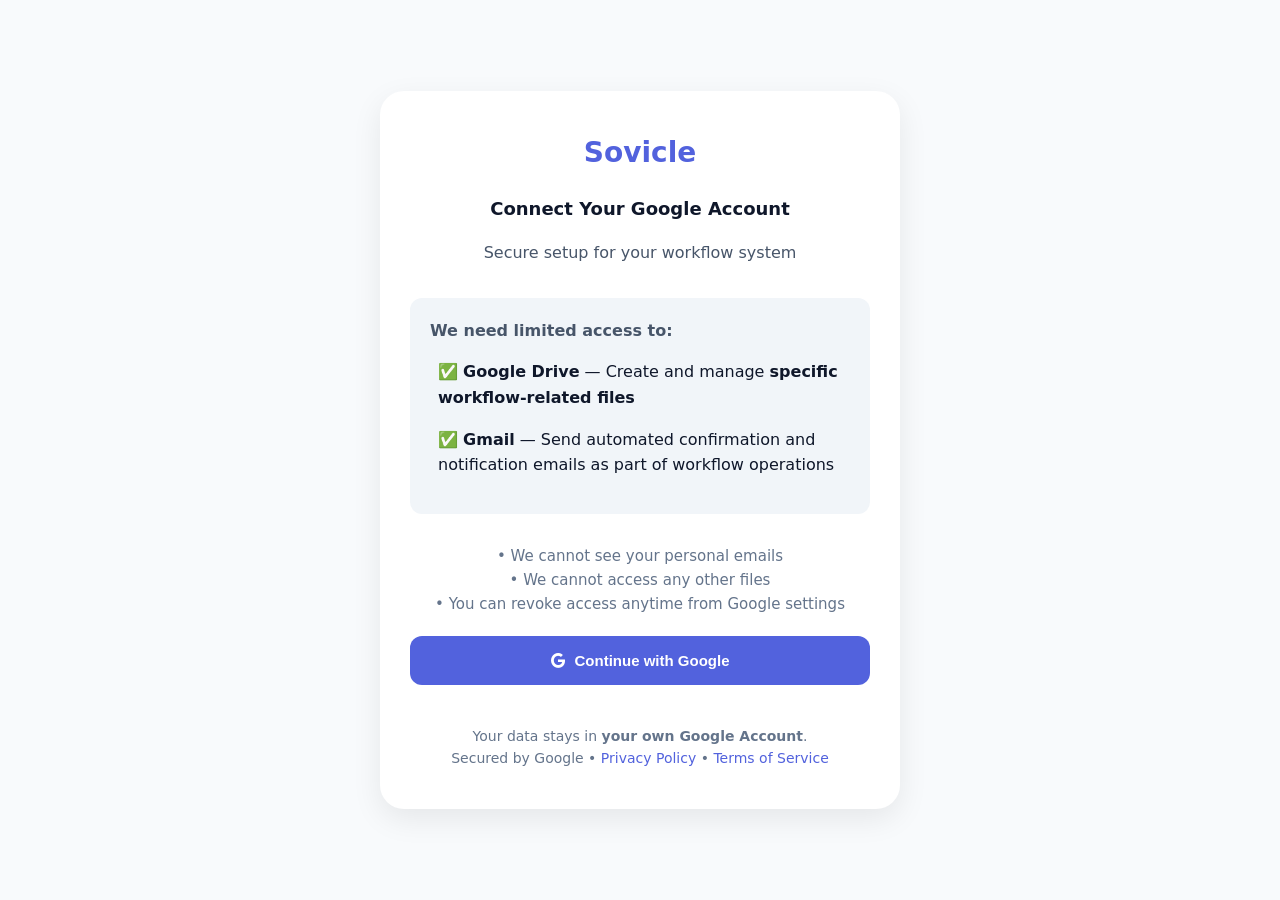
<file: connect-google/index.html>
<!DOCTYPE html>
<html lang="en">
<head>
  <meta charset="UTF-8">
  <meta name="viewport" content="width=device-width, initial-scale=1.0">
  <title>Sovicle - Connect Google Account</title>
  <link rel="stylesheet" href="https://cdnjs.cloudflare.com/ajax/libs/font-awesome/6.5.2/css/all.min.css">
  <link rel="stylesheet" href="style.css">
  <link rel="icon" type="image/png" href="favicon.png">
</head>
<body>
  <div class="container">
    <div class="logo">Sovicle</div>
    
    <h1>Connect Your Google Account</h1>
    <p class="subtitle">Secure setup for your workflow system</p>

    <div class="info-box">
      <p><strong>We need limited access to:</strong></p>
      
      <div class="permission">
        ✅ <strong>Google Drive</strong> — Create and manage <strong>specific workflow-related files</strong>
      </div>
      <div class="permission">
        ✅ <strong>Gmail</strong> — Send automated confirmation and notification emails as part of workflow operations
      </div>
    </div>

    <p style="color:#64748b; font-size:15px;">
      • We cannot see your personal emails<br>
      • We cannot access any other files<br>
      • You can revoke access anytime from Google settings
    </p>

    <button onclick="connect()" class="btn">
      <i class="fab fa-google"></i>
      Continue with Google
    </button>

    <div class="trust">
      Your data stays in <strong>your own Google Account</strong>.<br>
      Secured by Google • 
      <a href="https://sovicle.com/privacy-policy">Privacy Policy</a> • 
      <a href="https://sovicle.com/terms">Terms of Service</a>
    </div>
  </div>
</body>
  <script src="script.js"></script>

</html>
</file>
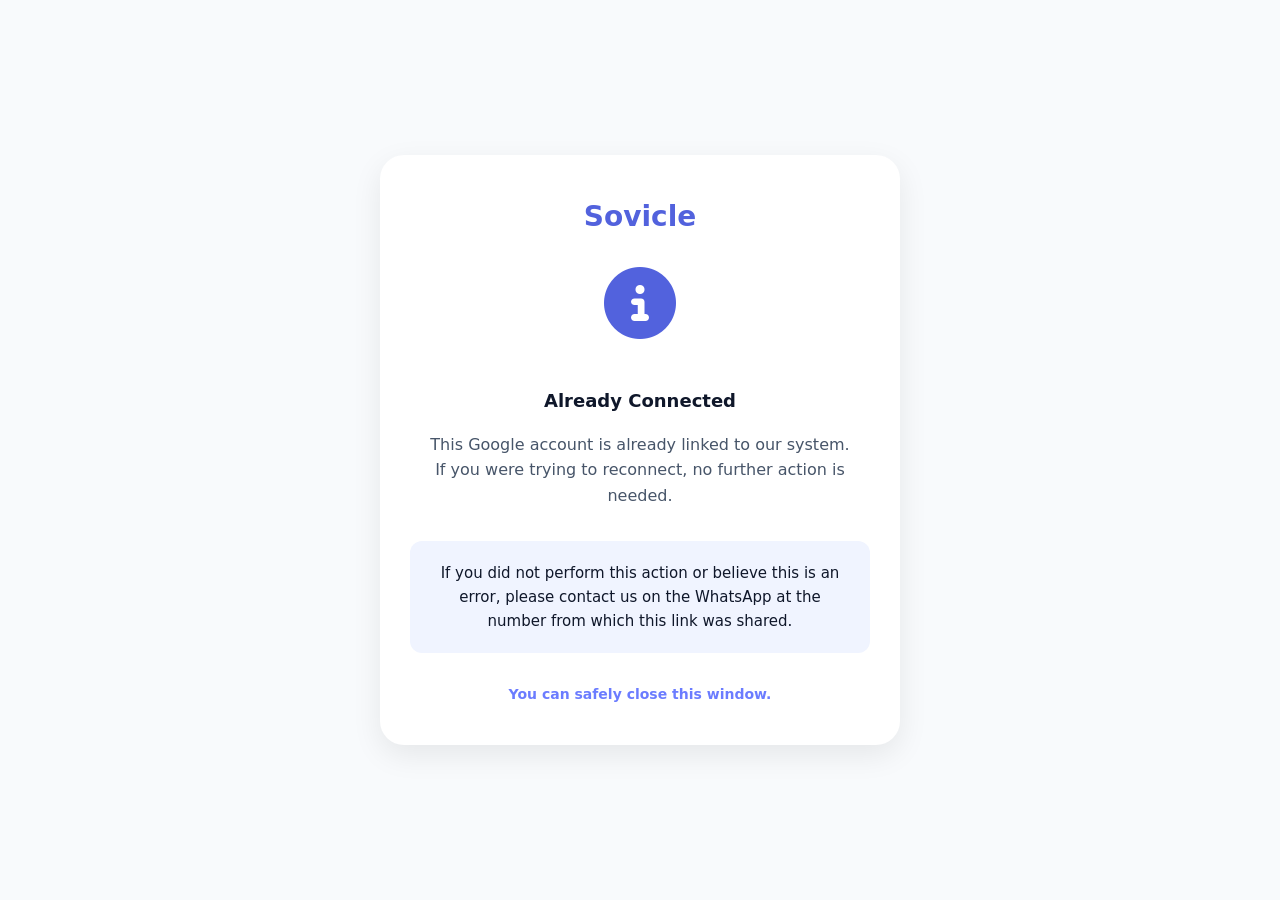
<file: already-exist.html>
<!DOCTYPE html>
<html lang="en">
<head>
  <meta charset="UTF-8">
  <meta name="viewport" content="width=device-width, initial-scale=1.0">
  <title>Already Exist - Sovicle Google Connect</title>
  <link rel="stylesheet" href="https://cdnjs.cloudflare.com/ajax/libs/font-awesome/6.5.2/css/all.min.css">
  <link rel="stylesheet" href="style.css">
  <link rel="icon" type="image/png" href="favicon.png">
</head>
<body>
  <div class="success-container">
  <div class="logo">Sovicle</div>

    <div class="success-icon">
      <i class="fas fa-info-circle"></i>
    </div>
    
    <h1>Already Connected</h1>
    <p class="subtitle">This Google account is already linked to our system.<br>
      If you were trying to reconnect, no further action is needed.</p>

    <div class="info">
      If you did not perform this action or believe this is an error, please contact us on the WhatsApp at the number from which this link was shared.
    </div>

    <p style="margin-top: 30px; font-size: 14px; color: #6b7cff;">
      <strong>You can safely close this window.</strong>
    </p>

  </div>
</body>
  <script src="script.js"></script>

</html>
</file>
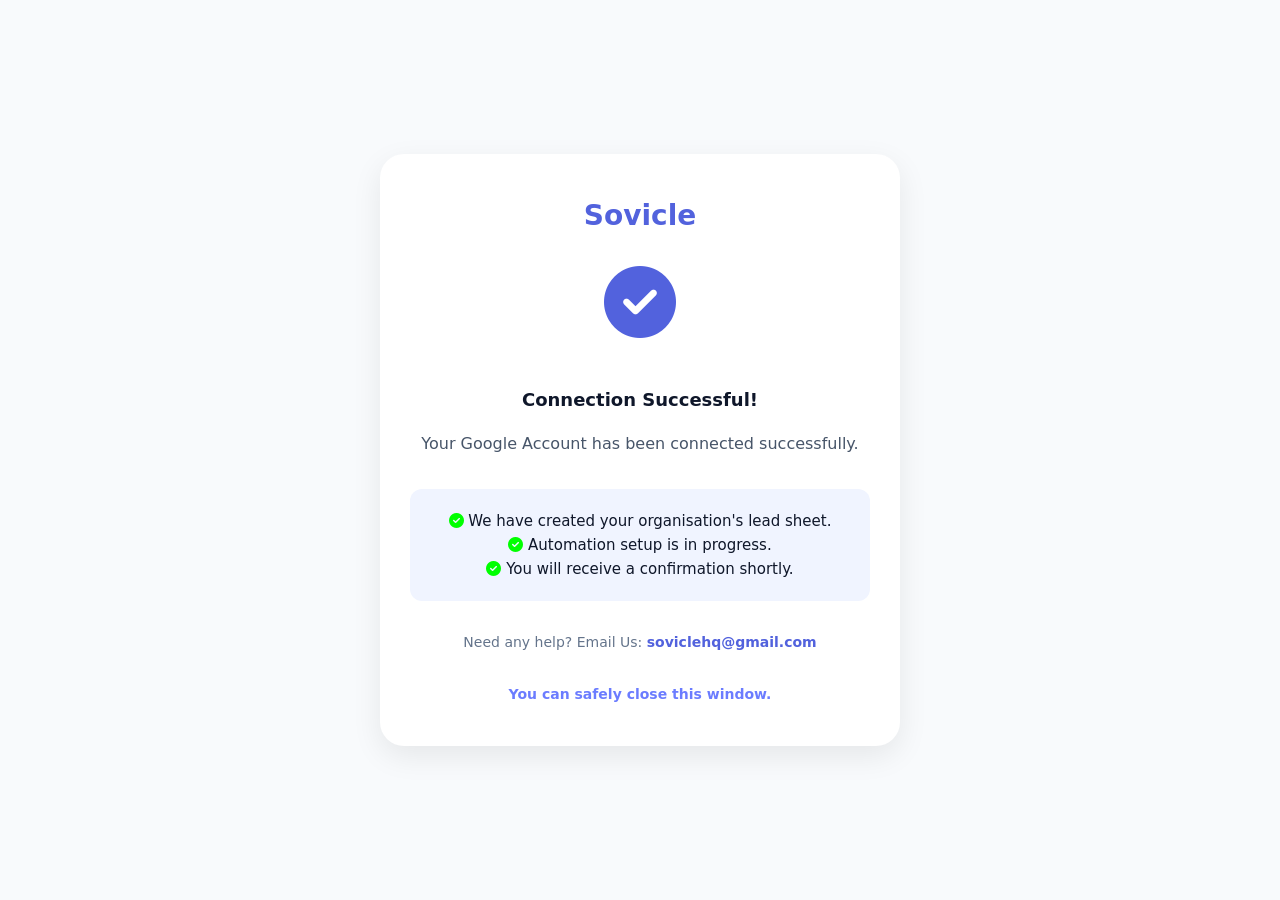
<file: auth-success.html>
<!DOCTYPE html>
<html lang="en">
<head>
  <meta charset="UTF-8">
  <meta name="viewport" content="width=device-width, initial-scale=1.0">
  <title>Success - Sovicle Google Connect</title>
  <link rel="stylesheet" href="https://cdnjs.cloudflare.com/ajax/libs/font-awesome/6.5.2/css/all.min.css">
  <link rel="stylesheet" href="style.css">
  <link rel="icon" type="image/png" href="favicon.png">
</head>
<body>
  <div class="success-container">
  <div class="logo">Sovicle</div>

    <div class="success-icon">
      <i class="fas fa-circle-check"></i>
    </div>
    
    <h1>Connection Successful!</h1>
    <p class="subtitle">Your Google Account has been connected successfully.</p>

    <div class="info">
      <i style="color: rgb(0, 255, 0);" class="fas fa-circle-check"></i> We have created your organisation's lead sheet.<br>
      <i style="color: rgb(0, 255, 0);" class="fas fa-circle-check"></i> Automation setup is in progress.<br>
      <i style="color: rgb(0, 255, 0);" class="fas fa-circle-check"></i> You will receive a confirmation shortly.<br>
    </div>

    <p style="margin-top: 30px; font-size: 14px; color: #64748b;">
      Need any help? Email Us: <strong><a href="mailto:soviclehq@gmail.com">soviclehq@gmail.com</a></strong>
    </p>

    <p style="margin-top: 30px; font-size: 14px; color: #6b7cff;">
      <strong>You can safely close this window.</strong>
    </p>


  </div>
</body>
  <script src="script.js"></script>

</html>
</file>
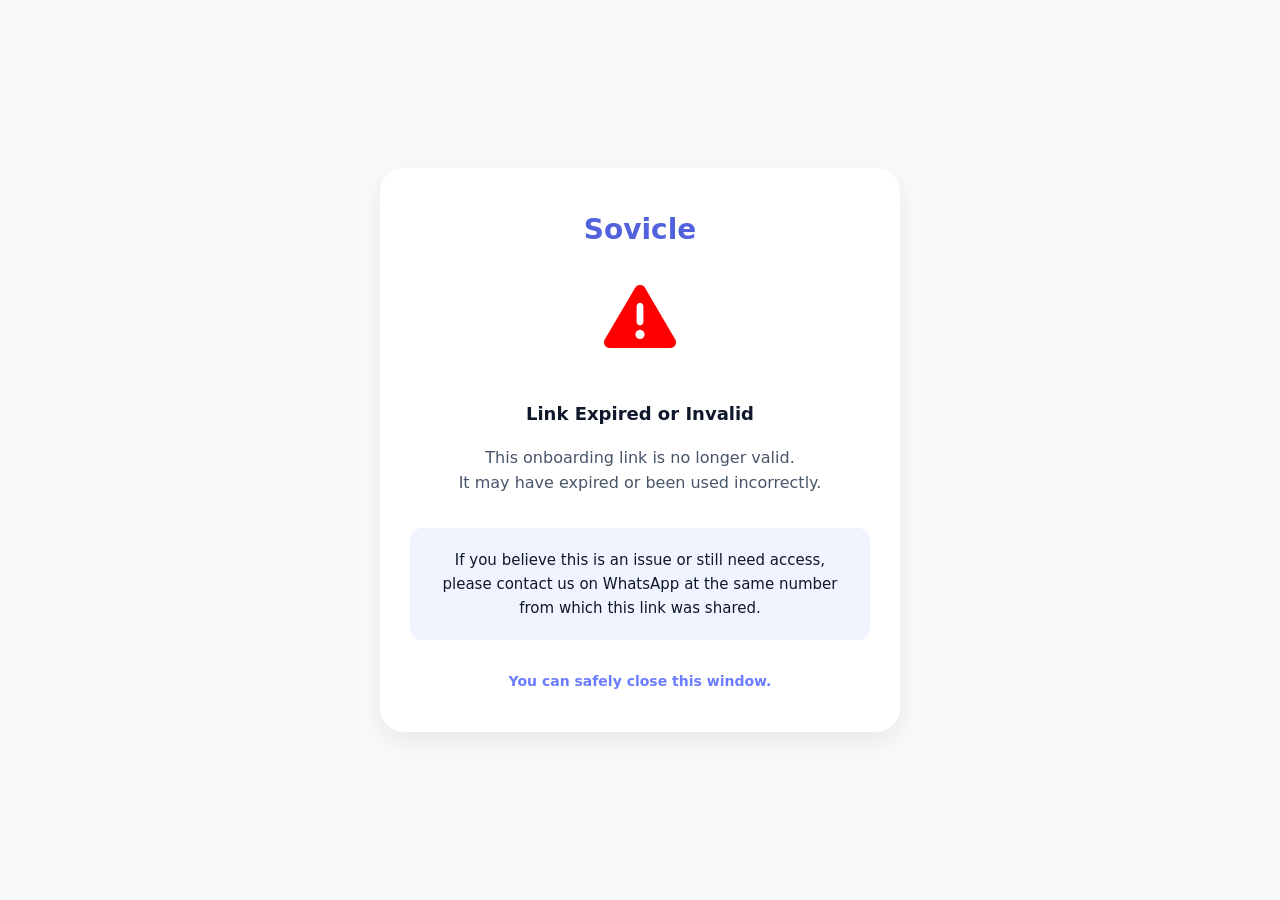
<file: expired-invalid.html>
<!DOCTYPE html>
<html lang="en">
<head>
  <meta charset="UTF-8">
  <meta name="viewport" content="width=device-width, initial-scale=1.0">
  <title>Expired or Invalid - Sovicle Google Connect</title>
  <link rel="stylesheet" href="https://cdnjs.cloudflare.com/ajax/libs/font-awesome/6.5.2/css/all.min.css">
  <link rel="stylesheet" href="style.css">
  <link rel="icon" type="image/png" href="favicon.png">
</head>
<body>
  <div class="success-container">
  <div class="logo">Sovicle</div>

    <div class="success-icon">
      <i style="color: red;" class="fas fa-exclamation-triangle"></i>
    </div>
    
    <h1>Link Expired or Invalid</h1>
    <p class="subtitle">This onboarding link is no longer valid. <br>
    It may have expired or been used incorrectly.</p>

    <div class="info">
      If you believe this is an issue or still need access, please contact us on WhatsApp at the same number from which this link was shared.</b></p>
    </div>

    <p style="margin-top: 30px; font-size: 14px; color: #6b7cff;">
      <strong>You can safely close this window.</strong>
    </p>

  </div>
</body>
  <script src="script.js"></script>

</html>
</file>
<file: connect-google/style.css>
* {
  margin: 0;
  padding: 0;
  box-sizing: border-box;
}

:root {
  --bg: #f8fafc;
  --text: #0f172a;
  --card: #ffffff;
  --muted: #475569;
  --muted-light: #64748b;
  --box: #f1f5f9;
  --box-alt: #f0f4ff;
  --primary: #5262DD;
  --primary-hover: #4454c7;
  --shadow: rgba(0, 0, 0, 0.08);
}

@media (prefers-color-scheme: dark) {
  :root {
    --bg: #050816;
    --text: #f8fafc;
    --card: #0f172a;
    --muted: #94a3b8;
    --muted-light: #94a3b8;
    --box: #111c34;
    --box-alt: #111c34;
    --primary: #6b7cff;
    --primary-hover: #5262DD;
    --shadow: rgba(0, 0, 0, 0.4);
  }
}

body {
  font-family: 'Inter', system-ui, sans-serif;
  background: var(--bg);
  color: var(--text);
  line-height: 1.6;
  min-height: 100vh;
  display: flex;
  align-items: center;
  justify-content: center;
  padding: 24px;
}

.container,
.success-container {
  width: 100%;
  max-width: 520px;
  padding: 40px 30px;
  background: var(--card);
  border-radius: 24px;
  box-shadow: 0 10px 30px var(--shadow);
  text-align: center;
}

.logo {
  font-size: 28px;
  font-weight: 700;
  color: var(--primary);
  margin-bottom: 8px;
}

.success-icon {
  font-size: 72px;
  color: var(--primary);
  margin-bottom: 24px;
}

h1 {
  font-size: 18px;
  margin: 20px 0 16px;
  color: var(--text);
}

.subtitle {
  font-size: 16px;
  color: var(--muted);
  margin-bottom: 32px;
}

.info-box,
.info {
  background: var(--box);
  padding: 20px;
  border-radius: 12px;
  text-align: left;
  margin: 30px 0;
  color: var(--text);
}

.info {
  background: var(--box-alt);
  text-align: center;
  font-size: 15px;
}

.permission {
  margin: 16px 0;
  padding-left: 8px;
}

.btn {
  background: var(--primary);
  color: white;
  padding: 16px 40px;
  font-size: 15px;
  font-weight: 600;
  border: none;
  border-radius: 12px;
  cursor: pointer;
  margin-top: 20px;
  width: 100%;
  display: flex;
  align-items: center;
  justify-content: center;
  gap: 10px;
  transition: all 0.3s ease;
}

.btn:hover {
  background: var(--primary-hover);
  transform: translateY(-0px);
}

.trust {
  margin-top: 40px;
  font-size: 14px;
  color: var(--muted-light);
}

p {
  color: var(--muted);
}

a {
  color: var(--primary);
  text-decoration: none;
}

a:hover {
  color: var(--primary-hover);
}
</file>
<file: style.css>
* {
  margin: 0;
  padding: 0;
  box-sizing: border-box;
}

:root {
  --bg: #f8fafc;
  --text: #0f172a;
  --card: #ffffff;
  --muted: #475569;
  --muted-light: #64748b;
  --box: #f1f5f9;
  --box-alt: #f0f4ff;
  --primary: #5262DD;
  --primary-hover: #4454c7;
  --shadow: rgba(0, 0, 0, 0.08);
}

@media (prefers-color-scheme: dark) {
  :root {
    --bg: #050816;
    --text: #f8fafc;
    --card: #0f172a;
    --muted: #94a3b8;
    --muted-light: #94a3b8;
    --box: #111c34;
    --box-alt: #111c34;
    --primary: #6b7cff;
    --primary-hover: #5262DD;
    --shadow: rgba(0, 0, 0, 0.4);
  }
}

body {
  font-family: 'Inter', system-ui, sans-serif;
  background: var(--bg);
  color: var(--text);
  line-height: 1.6;
  min-height: 100vh;
  display: flex;
  align-items: center;
  justify-content: center;
  padding: 24px;
}

.container,
.success-container {
  width: 100%;
  max-width: 520px;
  padding: 40px 30px;
  background: var(--card);
  border-radius: 24px;
  box-shadow: 0 10px 30px var(--shadow);
  text-align: center;
}

.logo {
  font-size: 28px;
  font-weight: 700;
  color: var(--primary);
  margin-bottom: 8px;
}

.success-icon {
  font-size: 72px;
  color: var(--primary);
  margin-bottom: 24px;
}

h1 {
  font-size: 18px;
  margin: 20px 0 16px;
  color: var(--text);
}

.subtitle {
  font-size: 16px;
  color: var(--muted);
  margin-bottom: 32px;
}

.info-box,
.info {
  background: var(--box);
  padding: 20px;
  border-radius: 12px;
  text-align: left;
  margin: 30px 0;
  color: var(--text);
}

.info {
  background: var(--box-alt);
  text-align: center;
  font-size: 15px;
}

.permission {
  margin: 16px 0;
  padding-left: 8px;
}

.btn {
  background: var(--primary);
  color: white;
  padding: 16px 40px;
  font-size: 15px;
  font-weight: 600;
  border: none;
  border-radius: 12px;
  cursor: pointer;
  margin-top: 20px;
  width: 100%;
  display: flex;
  align-items: center;
  justify-content: center;
  gap: 10px;
  transition: all 0.3s ease;
}

.btn:hover {
  background: var(--primary-hover);
  transform: translateY(-0px);
}

.trust {
  margin-top: 40px;
  font-size: 14px;
  color: var(--muted-light);
}

p {
  color: var(--muted);
}

a {
  color: var(--primary);
  text-decoration: none;
}

a:hover {
  color: var(--primary-hover);
}
</file>
